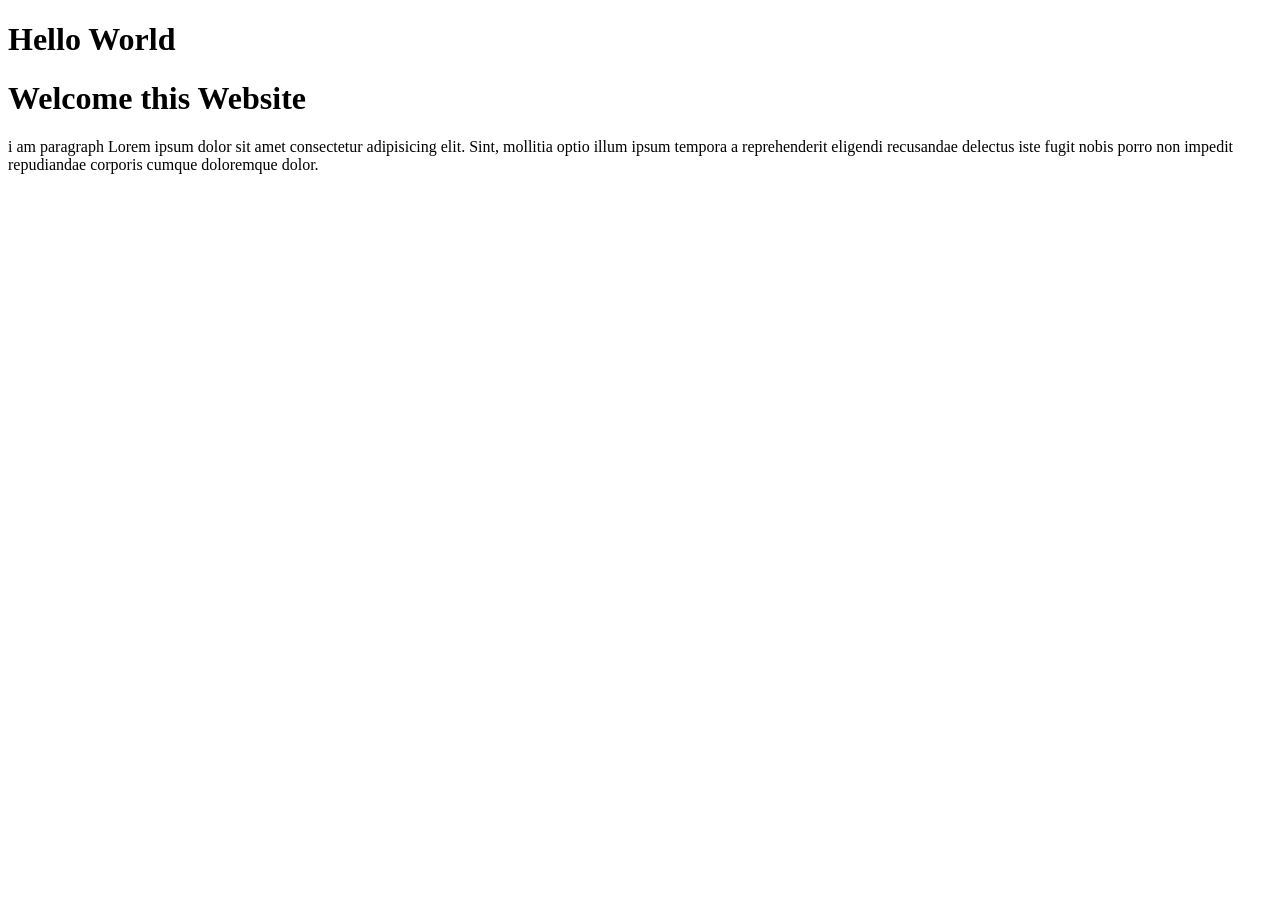
<file: Development Projects/index.html>
<!DOCTYPE html>
<html lang="en">

<head>
    <meta charset="UTF-8">
    <meta name="viewport" content="width=device-width, initial-scale=1.0">
    <title>Project#1</title>
</head>

<body>
<h1>Hello World</h1>
<h1>Welcome this Website</h1>
<p>i am paragraph Lorem ipsum dolor sit amet consectetur adipisicing elit. Sint, mollitia optio illum ipsum tempora a reprehenderit eligendi recusandae delectus iste fugit nobis porro non impedit repudiandae corporis cumque doloremque dolor.</p>

</body>

</html>
</file>
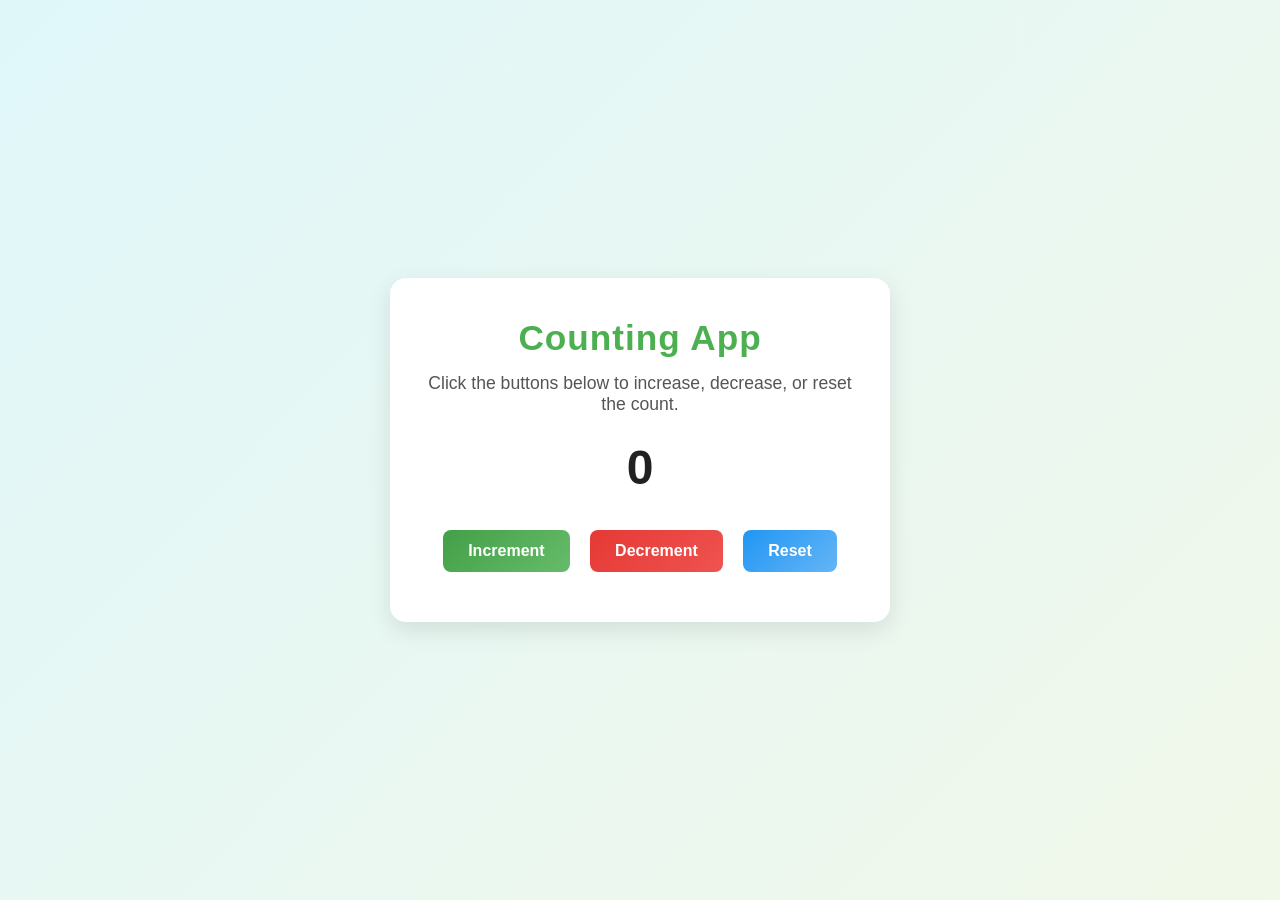
<file: Development Projects/CountingApp/index.html>
<!DOCTYPE html>
<html lang="en">

<head>
  <meta charset="UTF-8">
  <meta name="viewport" content="width=device-width, initial-scale=1.0">
  <title>Counting App</title>
  <link rel="stylesheet" href="style.css">
</head>

<body>
  <div class="container">
    <h1>Counting App</h1>
    <p>Click the buttons below to increase, decrease, or reset the count.</p>

    <div class="count">0</div>

    <div class="btn-group">
      <button class="btn increment" id="increase">Increment</button>
      <button class="btn decrement" id="decrease">Decrement</button>
      <button class="btn reset" id="reset">Reset</button>
    </div>
  </div>

  <script src="script.js"></script>
</body>

</html>
</file>
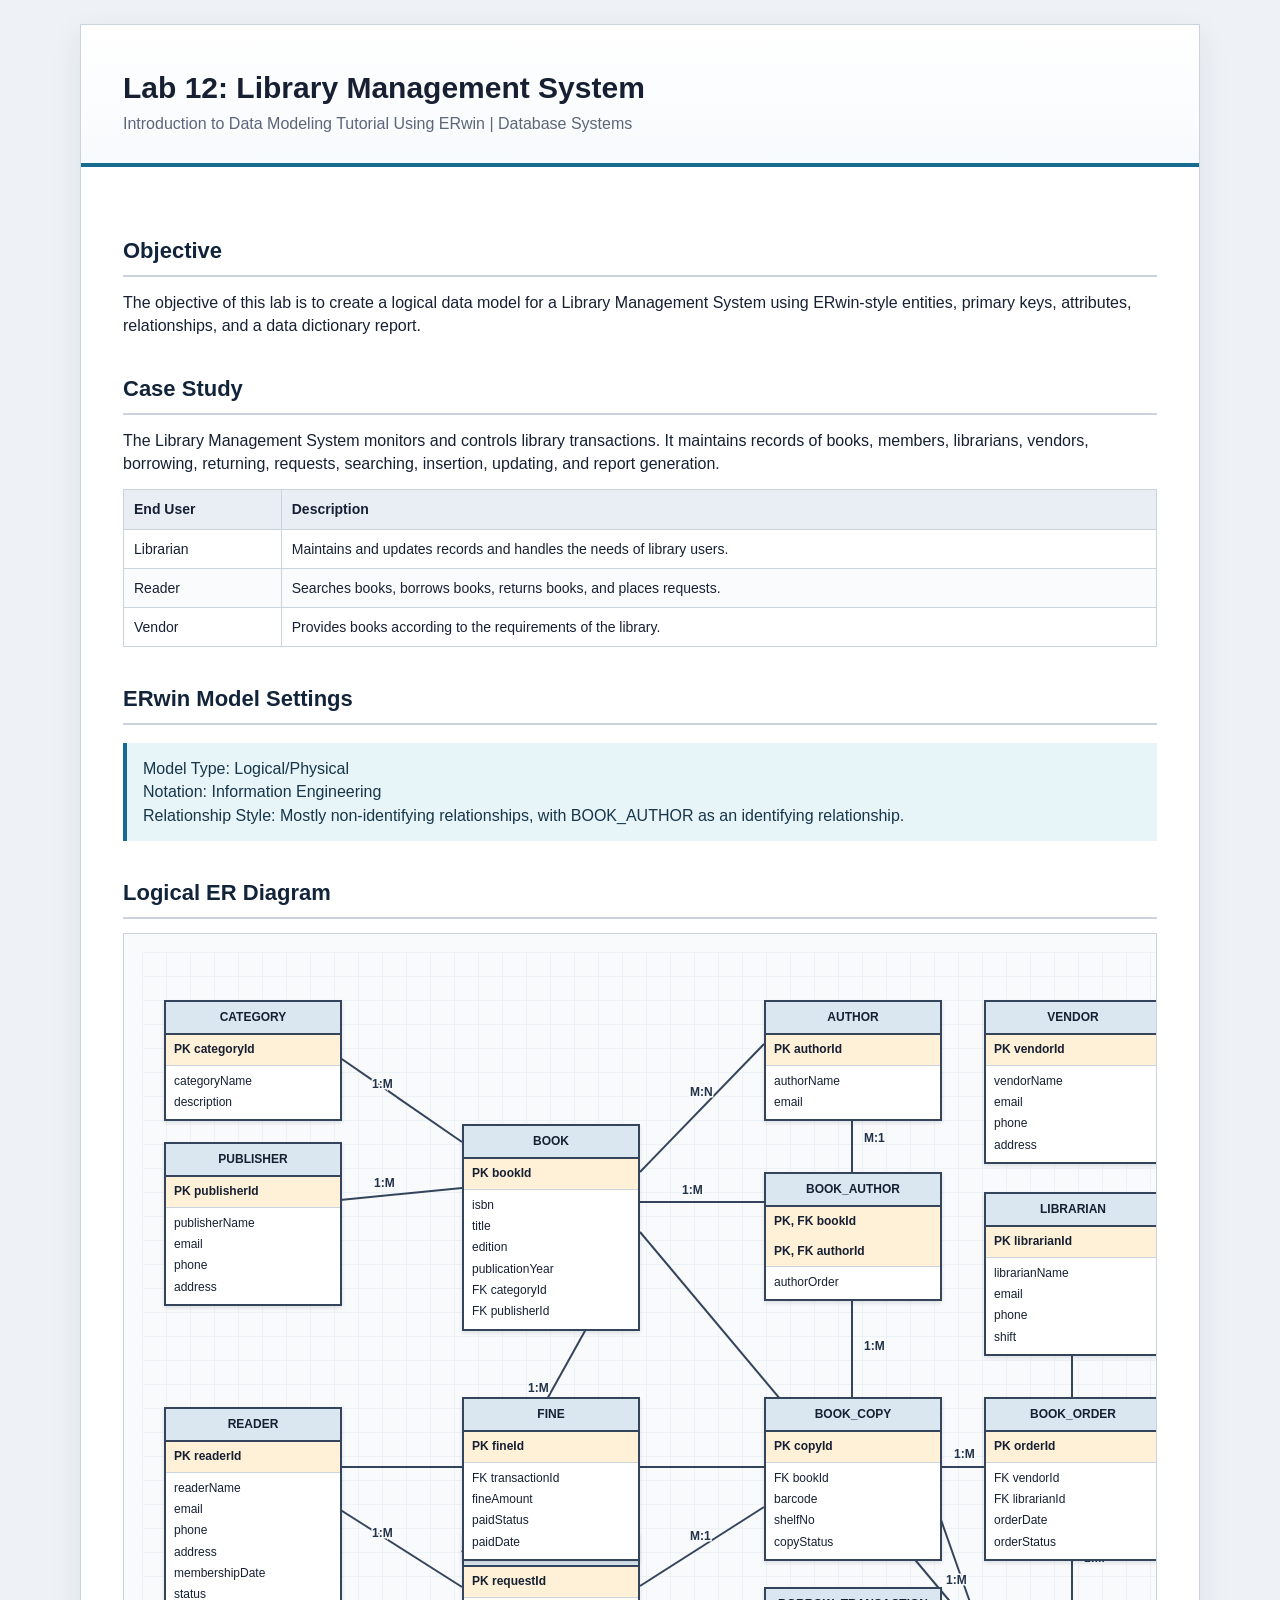
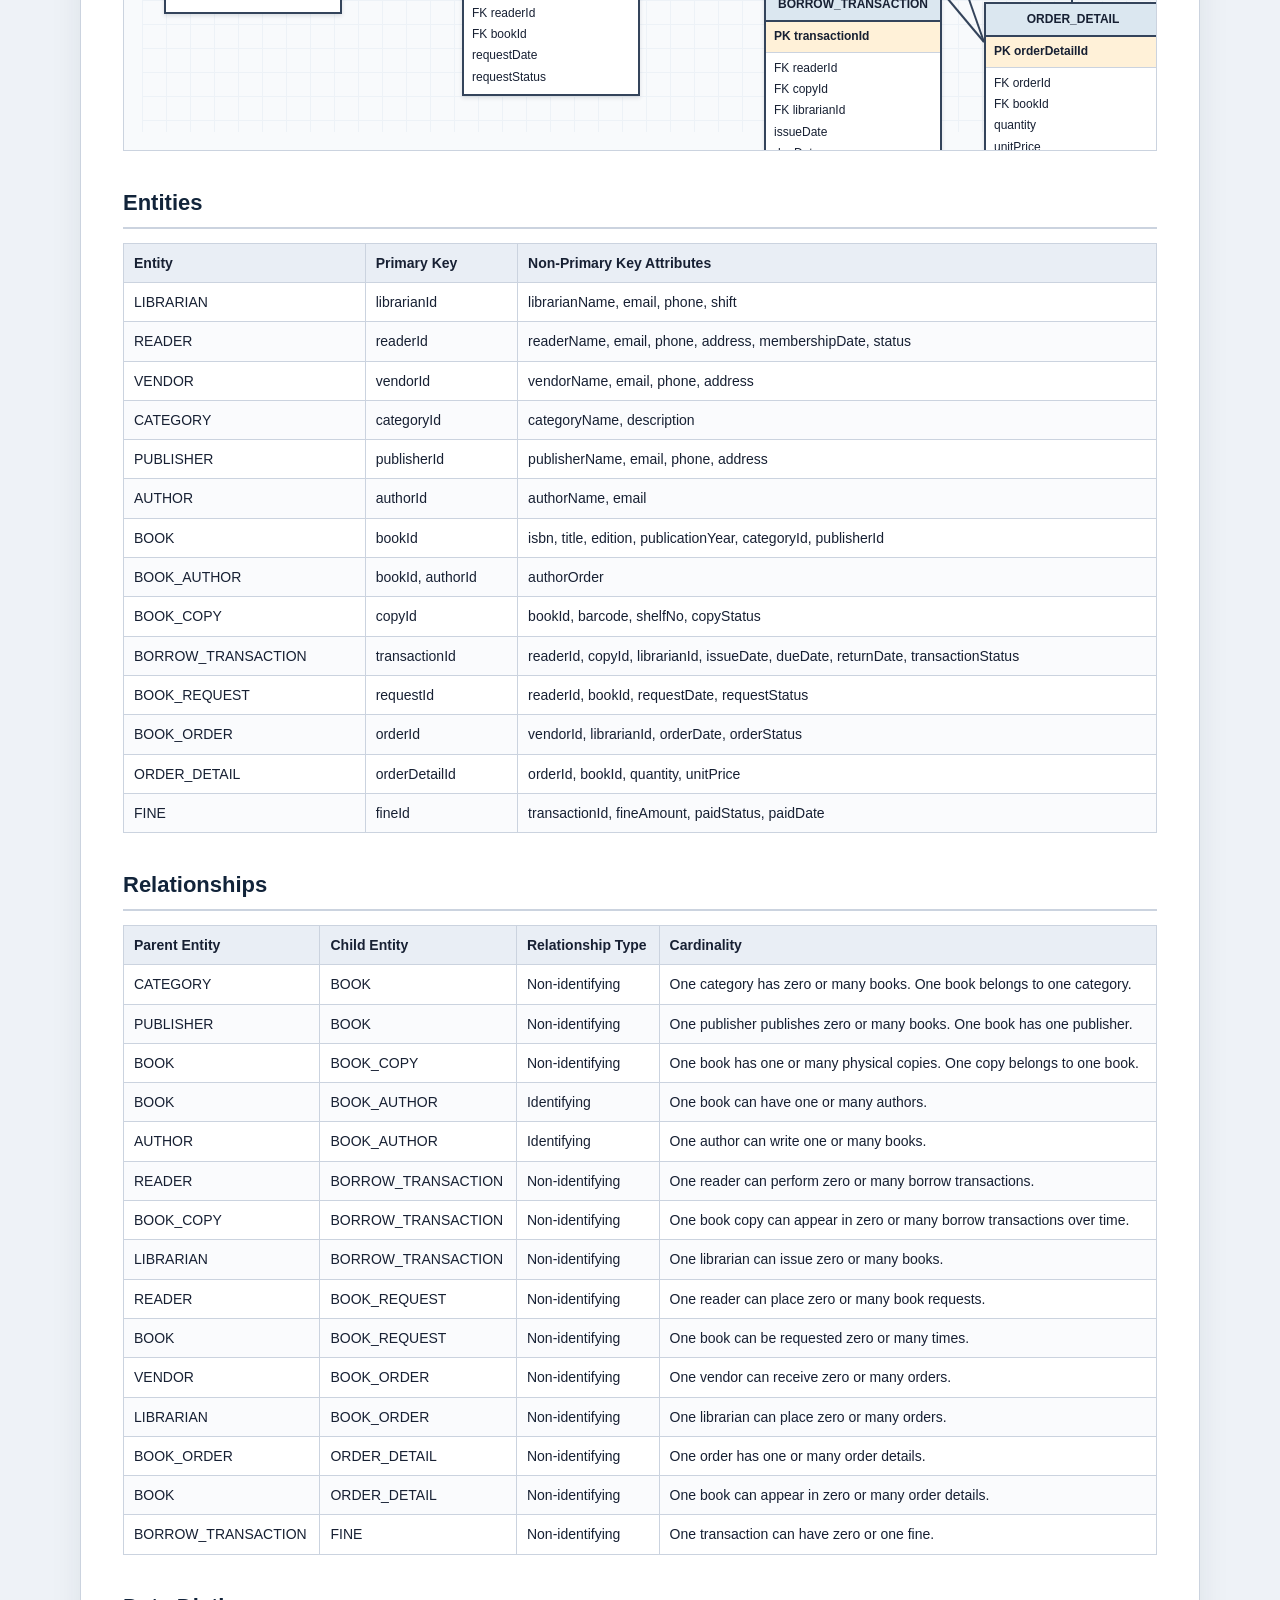
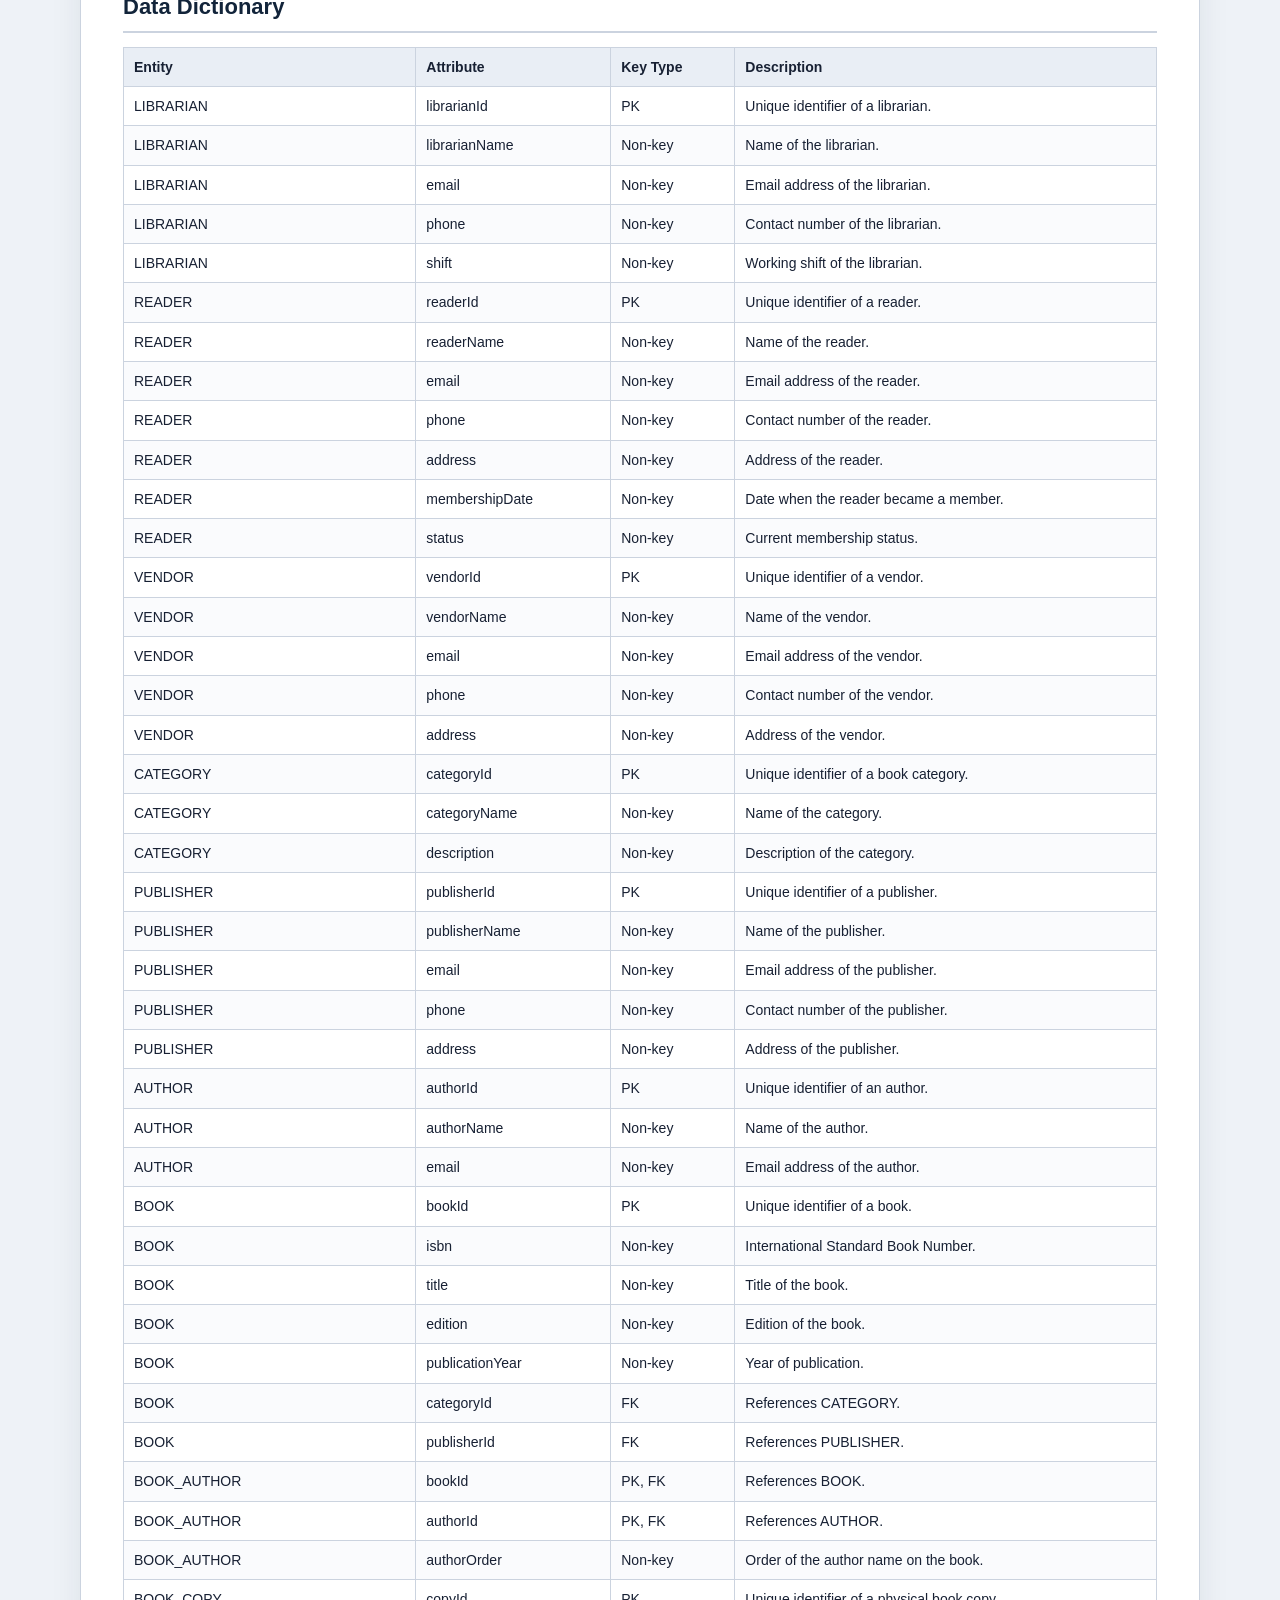
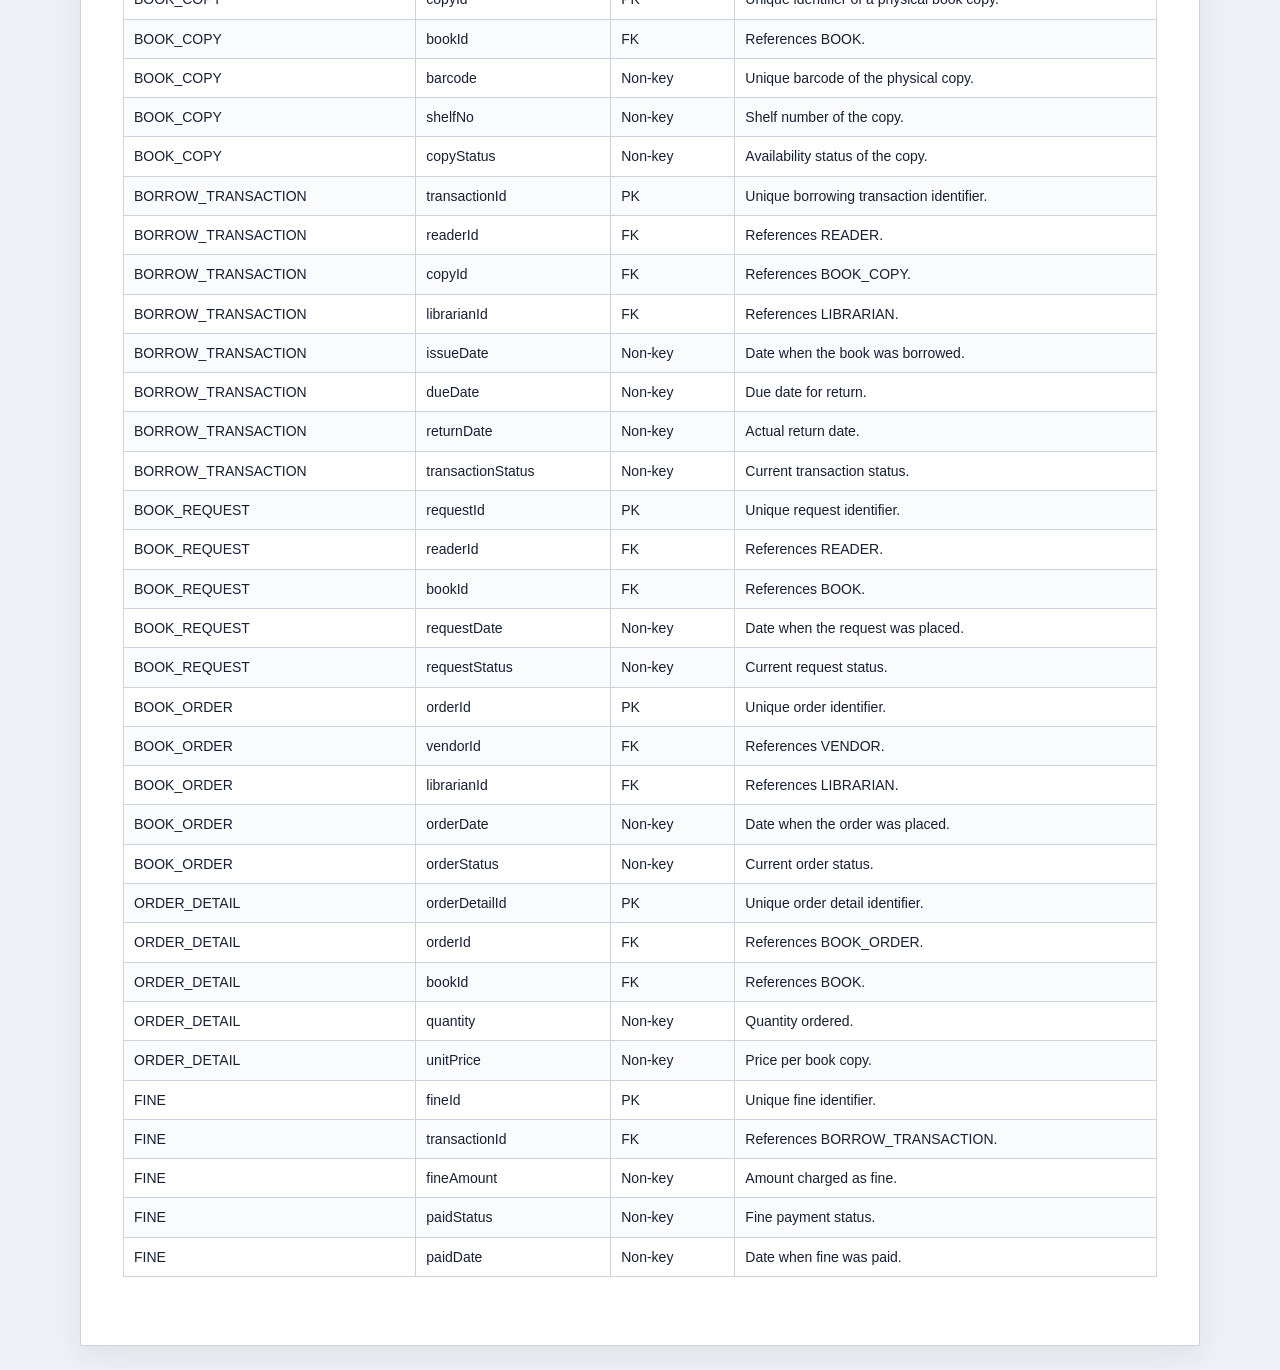
<file: Database Queries/Lab Manual 12.html>
﻿<!DOCTYPE html>
<html lang="en">
<head>
  <meta charset="UTF-8">
  <meta name="viewport" content="width=device-width, initial-scale=1.0">
  <title>Lab 12 Solution - Library Management System</title>
  <style>
    :root {
      --ink: #172033;
      --muted: #5c667a;
      --line: #cbd3df;
      --soft: #f4f7fb;
      --panel: #ffffff;
      --accent: #166c8f;
      --accent-soft: #e7f4f8;
      --key: #fff1d8;
    }

    * {
      box-sizing: border-box;
    }

    body {
      margin: 0;
      color: var(--ink);
      background: #eef2f7;
      font-family: Arial, Helvetica, sans-serif;
      line-height: 1.45;
    }

    .page {
      width: min(1120px, calc(100% - 32px));
      margin: 24px auto;
      background: var(--panel);
      border: 1px solid var(--line);
      box-shadow: 0 10px 30px rgba(23, 32, 51, 0.08);
    }

    header {
      padding: 34px 42px 28px;
      border-bottom: 4px solid var(--accent);
      background: linear-gradient(180deg, #ffffff 0%, #f7fafc 100%);
    }

    h1 {
      margin: 12px 0 6px;
      font-size: 30px;
      line-height: 1.15;
    }

    .subtitle {
      margin: 0;
      color: var(--muted);
      font-size: 16px;
    }

    main {
      padding: 32px 42px 46px;
    }

    h2 {
      margin: 36px 0 14px;
      padding-bottom: 8px;
      border-bottom: 2px solid var(--line);
      font-size: 22px;
      color: #12243a;
    }

    h3 {
      margin: 24px 0 10px;
      font-size: 17px;
      color: var(--accent);
    }

    p {
      margin: 0 0 14px;
    }

    .note {
      padding: 14px 16px;
      margin: 18px 0;
      border-left: 4px solid var(--accent);
      background: var(--accent-soft);
      color: #17364a;
    }

    table {
      width: 100%;
      border-collapse: collapse;
      margin: 10px 0 22px;
      font-size: 14px;
    }

    th,
    td {
      border: 1px solid var(--line);
      padding: 9px 10px;
      vertical-align: top;
      text-align: left;
    }

    th {
      background: #e9eef5;
      font-weight: 700;
    }

    tr:nth-child(even) td {
      background: #fafbfd;
    }

    .diagram-wrap {
      overflow-x: auto;
      padding: 18px;
      border: 1px solid var(--line);
      background: #f8fafc;
    }

    .diagram {
      position: relative;
      min-width: 1020px;
      height: 780px;
      background:
        linear-gradient(#edf2f7 1px, transparent 1px),
        linear-gradient(90deg, #edf2f7 1px, transparent 1px);
      background-size: 24px 24px;
    }

    .entity {
      position: absolute;
      width: 178px;
      background: #ffffff;
      border: 2px solid #34445b;
      box-shadow: 0 2px 4px rgba(23, 32, 51, 0.12);
      font-size: 12px;
    }

    .entity .name {
      padding: 7px 8px;
      background: #dbe7f0;
      border-bottom: 2px solid #34445b;
      font-weight: 700;
      text-align: center;
    }

    .entity ul {
      list-style: none;
      margin: 0;
      padding: 6px 8px;
    }

    .entity li {
      padding: 2px 0;
      white-space: nowrap;
    }

    .entity .pk {
      background: var(--key);
      margin: -6px -8px 5px;
      padding: 6px 8px;
      border-bottom: 1px solid var(--line);
      font-weight: 700;
    }

    svg.links {
      position: absolute;
      inset: 0;
      width: 100%;
      height: 100%;
      pointer-events: none;
    }

    .links line,
    .links path {
      stroke: #34445b;
      stroke-width: 2;
      fill: none;
    }

    .links text {
      fill: #233248;
      font-size: 12px;
      font-weight: 700;
      paint-order: stroke;
      stroke: #f8fafc;
      stroke-width: 3px;
    }

    .small-list {
      margin: 0 0 20px 20px;
      padding: 0;
    }

    .small-list li {
      margin: 5px 0;
    }

    .footer {
      margin-top: 34px;
      padding-top: 16px;
      border-top: 1px solid var(--line);
      color: var(--muted);
      font-size: 13px;
    }

    @media print {
      body {
        background: #ffffff;
      }

      .page {
        width: 100%;
        margin: 0;
        border: 0;
        box-shadow: none;
      }

      .diagram-wrap {
        overflow: visible;
      }

      h2 {
        break-after: avoid;
      }

      table,
      .entity {
        break-inside: avoid;
      }
    }
  </style>
</head>
<body>
  <div class="page">
    <header>
      <h1>Lab 12: Library Management System</h1>
      <p class="subtitle">Introduction to Data Modeling Tutorial Using ERwin | Database Systems</p>
    </header>

    <main>
      <h2>Objective</h2>
      <p>
        The objective of this lab is to create a logical data model for a Library Management System using ERwin-style
        entities, primary keys, attributes, relationships, and a data dictionary report.
      </p>

      <h2>Case Study</h2>
      <p>
        The Library Management System monitors and controls library transactions. It maintains records of books,
        members, librarians, vendors, borrowing, returning, requests, searching, insertion, updating, and report
        generation.
      </p>

      <table>
        <thead>
          <tr>
            <th>End User</th>
            <th>Description</th>
          </tr>
        </thead>
        <tbody>
          <tr>
            <td>Librarian</td>
            <td>Maintains and updates records and handles the needs of library users.</td>
          </tr>
          <tr>
            <td>Reader</td>
            <td>Searches books, borrows books, returns books, and places requests.</td>
          </tr>
          <tr>
            <td>Vendor</td>
            <td>Provides books according to the requirements of the library.</td>
          </tr>
        </tbody>
      </table>

      <h2>ERwin Model Settings</h2>
      <div class="note">
        Model Type: Logical/Physical<br>
        Notation: Information Engineering<br>
        Relationship Style: Mostly non-identifying relationships, with BOOK_AUTHOR as an identifying relationship.
      </div>

      <h2>Logical ER Diagram</h2>
      <div class="diagram-wrap">
        <div class="diagram">
          <svg class="links" viewBox="0 0 1020 780" preserveAspectRatio="none">
            <line x1="178" y1="92" x2="320" y2="190"></line>
            <text x="230" y="136">1:M</text>
            <line x1="178" y1="250" x2="320" y2="236"></line>
            <text x="232" y="235">1:M</text>
            <line x1="498" y1="220" x2="622" y2="92"></line>
            <text x="548" y="144">M:N</text>
            <line x1="498" y1="250" x2="622" y2="250"></line>
            <text x="540" y="242">1:M</text>
            <line x1="710" y1="148" x2="710" y2="220"></line>
            <text x="722" y="190">M:1</text>
            <line x1="710" y1="345" x2="710" y2="445"></line>
            <text x="722" y="398">1:M</text>
            <line x1="178" y1="515" x2="622" y2="515"></line>
            <text x="384" y="506">1:M</text>
            <line x1="498" y1="280" x2="320" y2="600"></line>
            <text x="386" y="440">1:M</text>
            <line x1="178" y1="545" x2="320" y2="635"></line>
            <text x="230" y="585">1:M</text>
            <line x1="498" y1="634" x2="622" y2="555"></line>
            <text x="548" y="588">M:1</text>
            <line x1="798" y1="515" x2="842" y2="515"></line>
            <text x="812" y="506">1:M</text>
            <line x1="930" y1="445" x2="930" y2="330"></line>
            <text x="942" y="392">M:1</text>
            <line x1="930" y1="565" x2="930" y2="650"></line>
            <text x="942" y="610">1:M</text>
            <line x1="842" y1="690" x2="498" y2="280"></line>
            <text x="654" y="510">M:1</text>
            <line x1="798" y1="565" x2="842" y2="690"></line>
            <text x="804" y="632">1:M</text>
          </svg>

          <div class="entity" style="left: 22px; top: 48px;">
            <div class="name">CATEGORY</div>
            <ul>
              <li class="pk">PK categoryId</li>
              <li>categoryName</li>
              <li>description</li>
            </ul>
          </div>

          <div class="entity" style="left: 22px; top: 190px;">
            <div class="name">PUBLISHER</div>
            <ul>
              <li class="pk">PK publisherId</li>
              <li>publisherName</li>
              <li>email</li>
              <li>phone</li>
              <li>address</li>
            </ul>
          </div>

          <div class="entity" style="left: 320px; top: 172px;">
            <div class="name">BOOK</div>
            <ul>
              <li class="pk">PK bookId</li>
              <li>isbn</li>
              <li>title</li>
              <li>edition</li>
              <li>publicationYear</li>
              <li>FK categoryId</li>
              <li>FK publisherId</li>
            </ul>
          </div>

          <div class="entity" style="left: 622px; top: 48px;">
            <div class="name">AUTHOR</div>
            <ul>
              <li class="pk">PK authorId</li>
              <li>authorName</li>
              <li>email</li>
            </ul>
          </div>

          <div class="entity" style="left: 622px; top: 220px;">
            <div class="name">BOOK_AUTHOR</div>
            <ul>
              <li class="pk">PK, FK bookId</li>
              <li class="pk">PK, FK authorId</li>
              <li>authorOrder</li>
            </ul>
          </div>

          <div class="entity" style="left: 622px; top: 445px;">
            <div class="name">BOOK_COPY</div>
            <ul>
              <li class="pk">PK copyId</li>
              <li>FK bookId</li>
              <li>barcode</li>
              <li>shelfNo</li>
              <li>copyStatus</li>
            </ul>
          </div>

          <div class="entity" style="left: 22px; top: 455px;">
            <div class="name">READER</div>
            <ul>
              <li class="pk">PK readerId</li>
              <li>readerName</li>
              <li>email</li>
              <li>phone</li>
              <li>address</li>
              <li>membershipDate</li>
              <li>status</li>
            </ul>
          </div>

          <div class="entity" style="left: 320px; top: 580px;">
            <div class="name">BOOK_REQUEST</div>
            <ul>
              <li class="pk">PK requestId</li>
              <li>FK readerId</li>
              <li>FK bookId</li>
              <li>requestDate</li>
              <li>requestStatus</li>
            </ul>
          </div>

          <div class="entity" style="left: 842px; top: 240px;">
            <div class="name">LIBRARIAN</div>
            <ul>
              <li class="pk">PK librarianId</li>
              <li>librarianName</li>
              <li>email</li>
              <li>phone</li>
              <li>shift</li>
            </ul>
          </div>

          <div class="entity" style="left: 842px; top: 445px;">
            <div class="name">BOOK_ORDER</div>
            <ul>
              <li class="pk">PK orderId</li>
              <li>FK vendorId</li>
              <li>FK librarianId</li>
              <li>orderDate</li>
              <li>orderStatus</li>
            </ul>
          </div>

          <div class="entity" style="left: 842px; top: 650px;">
            <div class="name">ORDER_DETAIL</div>
            <ul>
              <li class="pk">PK orderDetailId</li>
              <li>FK orderId</li>
              <li>FK bookId</li>
              <li>quantity</li>
              <li>unitPrice</li>
            </ul>
          </div>

          <div class="entity" style="left: 842px; top: 48px;">
            <div class="name">VENDOR</div>
            <ul>
              <li class="pk">PK vendorId</li>
              <li>vendorName</li>
              <li>email</li>
              <li>phone</li>
              <li>address</li>
            </ul>
          </div>

          <div class="entity" style="left: 622px; top: 635px;">
            <div class="name">BORROW_TRANSACTION</div>
            <ul>
              <li class="pk">PK transactionId</li>
              <li>FK readerId</li>
              <li>FK copyId</li>
              <li>FK librarianId</li>
              <li>issueDate</li>
              <li>dueDate</li>
              <li>returnDate</li>
              <li>transactionStatus</li>
            </ul>
          </div>

          <div class="entity" style="left: 320px; top: 445px;">
            <div class="name">FINE</div>
            <ul>
              <li class="pk">PK fineId</li>
              <li>FK transactionId</li>
              <li>fineAmount</li>
              <li>paidStatus</li>
              <li>paidDate</li>
            </ul>
          </div>
        </div>
      </div>

      <h2>Entities</h2>
      <table>
        <thead>
          <tr>
            <th>Entity</th>
            <th>Primary Key</th>
            <th>Non-Primary Key Attributes</th>
          </tr>
        </thead>
        <tbody>
          <tr><td>LIBRARIAN</td><td>librarianId</td><td>librarianName, email, phone, shift</td></tr>
          <tr><td>READER</td><td>readerId</td><td>readerName, email, phone, address, membershipDate, status</td></tr>
          <tr><td>VENDOR</td><td>vendorId</td><td>vendorName, email, phone, address</td></tr>
          <tr><td>CATEGORY</td><td>categoryId</td><td>categoryName, description</td></tr>
          <tr><td>PUBLISHER</td><td>publisherId</td><td>publisherName, email, phone, address</td></tr>
          <tr><td>AUTHOR</td><td>authorId</td><td>authorName, email</td></tr>
          <tr><td>BOOK</td><td>bookId</td><td>isbn, title, edition, publicationYear, categoryId, publisherId</td></tr>
          <tr><td>BOOK_AUTHOR</td><td>bookId, authorId</td><td>authorOrder</td></tr>
          <tr><td>BOOK_COPY</td><td>copyId</td><td>bookId, barcode, shelfNo, copyStatus</td></tr>
          <tr><td>BORROW_TRANSACTION</td><td>transactionId</td><td>readerId, copyId, librarianId, issueDate, dueDate, returnDate, transactionStatus</td></tr>
          <tr><td>BOOK_REQUEST</td><td>requestId</td><td>readerId, bookId, requestDate, requestStatus</td></tr>
          <tr><td>BOOK_ORDER</td><td>orderId</td><td>vendorId, librarianId, orderDate, orderStatus</td></tr>
          <tr><td>ORDER_DETAIL</td><td>orderDetailId</td><td>orderId, bookId, quantity, unitPrice</td></tr>
          <tr><td>FINE</td><td>fineId</td><td>transactionId, fineAmount, paidStatus, paidDate</td></tr>
        </tbody>
      </table>

      <h2>Relationships</h2>
      <table>
        <thead>
          <tr>
            <th>Parent Entity</th>
            <th>Child Entity</th>
            <th>Relationship Type</th>
            <th>Cardinality</th>
          </tr>
        </thead>
        <tbody>
          <tr><td>CATEGORY</td><td>BOOK</td><td>Non-identifying</td><td>One category has zero or many books. One book belongs to one category.</td></tr>
          <tr><td>PUBLISHER</td><td>BOOK</td><td>Non-identifying</td><td>One publisher publishes zero or many books. One book has one publisher.</td></tr>
          <tr><td>BOOK</td><td>BOOK_COPY</td><td>Non-identifying</td><td>One book has one or many physical copies. One copy belongs to one book.</td></tr>
          <tr><td>BOOK</td><td>BOOK_AUTHOR</td><td>Identifying</td><td>One book can have one or many authors.</td></tr>
          <tr><td>AUTHOR</td><td>BOOK_AUTHOR</td><td>Identifying</td><td>One author can write one or many books.</td></tr>
          <tr><td>READER</td><td>BORROW_TRANSACTION</td><td>Non-identifying</td><td>One reader can perform zero or many borrow transactions.</td></tr>
          <tr><td>BOOK_COPY</td><td>BORROW_TRANSACTION</td><td>Non-identifying</td><td>One book copy can appear in zero or many borrow transactions over time.</td></tr>
          <tr><td>LIBRARIAN</td><td>BORROW_TRANSACTION</td><td>Non-identifying</td><td>One librarian can issue zero or many books.</td></tr>
          <tr><td>READER</td><td>BOOK_REQUEST</td><td>Non-identifying</td><td>One reader can place zero or many book requests.</td></tr>
          <tr><td>BOOK</td><td>BOOK_REQUEST</td><td>Non-identifying</td><td>One book can be requested zero or many times.</td></tr>
          <tr><td>VENDOR</td><td>BOOK_ORDER</td><td>Non-identifying</td><td>One vendor can receive zero or many orders.</td></tr>
          <tr><td>LIBRARIAN</td><td>BOOK_ORDER</td><td>Non-identifying</td><td>One librarian can place zero or many orders.</td></tr>
          <tr><td>BOOK_ORDER</td><td>ORDER_DETAIL</td><td>Non-identifying</td><td>One order has one or many order details.</td></tr>
          <tr><td>BOOK</td><td>ORDER_DETAIL</td><td>Non-identifying</td><td>One book can appear in zero or many order details.</td></tr>
          <tr><td>BORROW_TRANSACTION</td><td>FINE</td><td>Non-identifying</td><td>One transaction can have zero or one fine.</td></tr>
        </tbody>
      </table>

      <h2>Data Dictionary</h2>
      <table>
        <thead>
          <tr>
            <th>Entity</th>
            <th>Attribute</th>
            <th>Key Type</th>
            <th>Description</th>
          </tr>
        </thead>
        <tbody>
          <tr><td>LIBRARIAN</td><td>librarianId</td><td>PK</td><td>Unique identifier of a librarian.</td></tr>
          <tr><td>LIBRARIAN</td><td>librarianName</td><td>Non-key</td><td>Name of the librarian.</td></tr>
          <tr><td>LIBRARIAN</td><td>email</td><td>Non-key</td><td>Email address of the librarian.</td></tr>
          <tr><td>LIBRARIAN</td><td>phone</td><td>Non-key</td><td>Contact number of the librarian.</td></tr>
          <tr><td>LIBRARIAN</td><td>shift</td><td>Non-key</td><td>Working shift of the librarian.</td></tr>
          <tr><td>READER</td><td>readerId</td><td>PK</td><td>Unique identifier of a reader.</td></tr>
          <tr><td>READER</td><td>readerName</td><td>Non-key</td><td>Name of the reader.</td></tr>
          <tr><td>READER</td><td>email</td><td>Non-key</td><td>Email address of the reader.</td></tr>
          <tr><td>READER</td><td>phone</td><td>Non-key</td><td>Contact number of the reader.</td></tr>
          <tr><td>READER</td><td>address</td><td>Non-key</td><td>Address of the reader.</td></tr>
          <tr><td>READER</td><td>membershipDate</td><td>Non-key</td><td>Date when the reader became a member.</td></tr>
          <tr><td>READER</td><td>status</td><td>Non-key</td><td>Current membership status.</td></tr>
          <tr><td>VENDOR</td><td>vendorId</td><td>PK</td><td>Unique identifier of a vendor.</td></tr>
          <tr><td>VENDOR</td><td>vendorName</td><td>Non-key</td><td>Name of the vendor.</td></tr>
          <tr><td>VENDOR</td><td>email</td><td>Non-key</td><td>Email address of the vendor.</td></tr>
          <tr><td>VENDOR</td><td>phone</td><td>Non-key</td><td>Contact number of the vendor.</td></tr>
          <tr><td>VENDOR</td><td>address</td><td>Non-key</td><td>Address of the vendor.</td></tr>
          <tr><td>CATEGORY</td><td>categoryId</td><td>PK</td><td>Unique identifier of a book category.</td></tr>
          <tr><td>CATEGORY</td><td>categoryName</td><td>Non-key</td><td>Name of the category.</td></tr>
          <tr><td>CATEGORY</td><td>description</td><td>Non-key</td><td>Description of the category.</td></tr>
          <tr><td>PUBLISHER</td><td>publisherId</td><td>PK</td><td>Unique identifier of a publisher.</td></tr>
          <tr><td>PUBLISHER</td><td>publisherName</td><td>Non-key</td><td>Name of the publisher.</td></tr>
          <tr><td>PUBLISHER</td><td>email</td><td>Non-key</td><td>Email address of the publisher.</td></tr>
          <tr><td>PUBLISHER</td><td>phone</td><td>Non-key</td><td>Contact number of the publisher.</td></tr>
          <tr><td>PUBLISHER</td><td>address</td><td>Non-key</td><td>Address of the publisher.</td></tr>
          <tr><td>AUTHOR</td><td>authorId</td><td>PK</td><td>Unique identifier of an author.</td></tr>
          <tr><td>AUTHOR</td><td>authorName</td><td>Non-key</td><td>Name of the author.</td></tr>
          <tr><td>AUTHOR</td><td>email</td><td>Non-key</td><td>Email address of the author.</td></tr>
          <tr><td>BOOK</td><td>bookId</td><td>PK</td><td>Unique identifier of a book.</td></tr>
          <tr><td>BOOK</td><td>isbn</td><td>Non-key</td><td>International Standard Book Number.</td></tr>
          <tr><td>BOOK</td><td>title</td><td>Non-key</td><td>Title of the book.</td></tr>
          <tr><td>BOOK</td><td>edition</td><td>Non-key</td><td>Edition of the book.</td></tr>
          <tr><td>BOOK</td><td>publicationYear</td><td>Non-key</td><td>Year of publication.</td></tr>
          <tr><td>BOOK</td><td>categoryId</td><td>FK</td><td>References CATEGORY.</td></tr>
          <tr><td>BOOK</td><td>publisherId</td><td>FK</td><td>References PUBLISHER.</td></tr>
          <tr><td>BOOK_AUTHOR</td><td>bookId</td><td>PK, FK</td><td>References BOOK.</td></tr>
          <tr><td>BOOK_AUTHOR</td><td>authorId</td><td>PK, FK</td><td>References AUTHOR.</td></tr>
          <tr><td>BOOK_AUTHOR</td><td>authorOrder</td><td>Non-key</td><td>Order of the author name on the book.</td></tr>
          <tr><td>BOOK_COPY</td><td>copyId</td><td>PK</td><td>Unique identifier of a physical book copy.</td></tr>
          <tr><td>BOOK_COPY</td><td>bookId</td><td>FK</td><td>References BOOK.</td></tr>
          <tr><td>BOOK_COPY</td><td>barcode</td><td>Non-key</td><td>Unique barcode of the physical copy.</td></tr>
          <tr><td>BOOK_COPY</td><td>shelfNo</td><td>Non-key</td><td>Shelf number of the copy.</td></tr>
          <tr><td>BOOK_COPY</td><td>copyStatus</td><td>Non-key</td><td>Availability status of the copy.</td></tr>
          <tr><td>BORROW_TRANSACTION</td><td>transactionId</td><td>PK</td><td>Unique borrowing transaction identifier.</td></tr>
          <tr><td>BORROW_TRANSACTION</td><td>readerId</td><td>FK</td><td>References READER.</td></tr>
          <tr><td>BORROW_TRANSACTION</td><td>copyId</td><td>FK</td><td>References BOOK_COPY.</td></tr>
          <tr><td>BORROW_TRANSACTION</td><td>librarianId</td><td>FK</td><td>References LIBRARIAN.</td></tr>
          <tr><td>BORROW_TRANSACTION</td><td>issueDate</td><td>Non-key</td><td>Date when the book was borrowed.</td></tr>
          <tr><td>BORROW_TRANSACTION</td><td>dueDate</td><td>Non-key</td><td>Due date for return.</td></tr>
          <tr><td>BORROW_TRANSACTION</td><td>returnDate</td><td>Non-key</td><td>Actual return date.</td></tr>
          <tr><td>BORROW_TRANSACTION</td><td>transactionStatus</td><td>Non-key</td><td>Current transaction status.</td></tr>
          <tr><td>BOOK_REQUEST</td><td>requestId</td><td>PK</td><td>Unique request identifier.</td></tr>
          <tr><td>BOOK_REQUEST</td><td>readerId</td><td>FK</td><td>References READER.</td></tr>
          <tr><td>BOOK_REQUEST</td><td>bookId</td><td>FK</td><td>References BOOK.</td></tr>
          <tr><td>BOOK_REQUEST</td><td>requestDate</td><td>Non-key</td><td>Date when the request was placed.</td></tr>
          <tr><td>BOOK_REQUEST</td><td>requestStatus</td><td>Non-key</td><td>Current request status.</td></tr>
          <tr><td>BOOK_ORDER</td><td>orderId</td><td>PK</td><td>Unique order identifier.</td></tr>
          <tr><td>BOOK_ORDER</td><td>vendorId</td><td>FK</td><td>References VENDOR.</td></tr>
          <tr><td>BOOK_ORDER</td><td>librarianId</td><td>FK</td><td>References LIBRARIAN.</td></tr>
          <tr><td>BOOK_ORDER</td><td>orderDate</td><td>Non-key</td><td>Date when the order was placed.</td></tr>
          <tr><td>BOOK_ORDER</td><td>orderStatus</td><td>Non-key</td><td>Current order status.</td></tr>
          <tr><td>ORDER_DETAIL</td><td>orderDetailId</td><td>PK</td><td>Unique order detail identifier.</td></tr>
          <tr><td>ORDER_DETAIL</td><td>orderId</td><td>FK</td><td>References BOOK_ORDER.</td></tr>
          <tr><td>ORDER_DETAIL</td><td>bookId</td><td>FK</td><td>References BOOK.</td></tr>
          <tr><td>ORDER_DETAIL</td><td>quantity</td><td>Non-key</td><td>Quantity ordered.</td></tr>
          <tr><td>ORDER_DETAIL</td><td>unitPrice</td><td>Non-key</td><td>Price per book copy.</td></tr>
          <tr><td>FINE</td><td>fineId</td><td>PK</td><td>Unique fine identifier.</td></tr>
          <tr><td>FINE</td><td>transactionId</td><td>FK</td><td>References BORROW_TRANSACTION.</td></tr>
          <tr><td>FINE</td><td>fineAmount</td><td>Non-key</td><td>Amount charged as fine.</td></tr>
          <tr><td>FINE</td><td>paidStatus</td><td>Non-key</td><td>Fine payment status.</td></tr>
          <tr><td>FINE</td><td>paidDate</td><td>Non-key</td><td>Date when fine was paid.</td></tr>
        </tbody>
      </table>

      
    </main>
  </div>
</body>
</html>
</file>
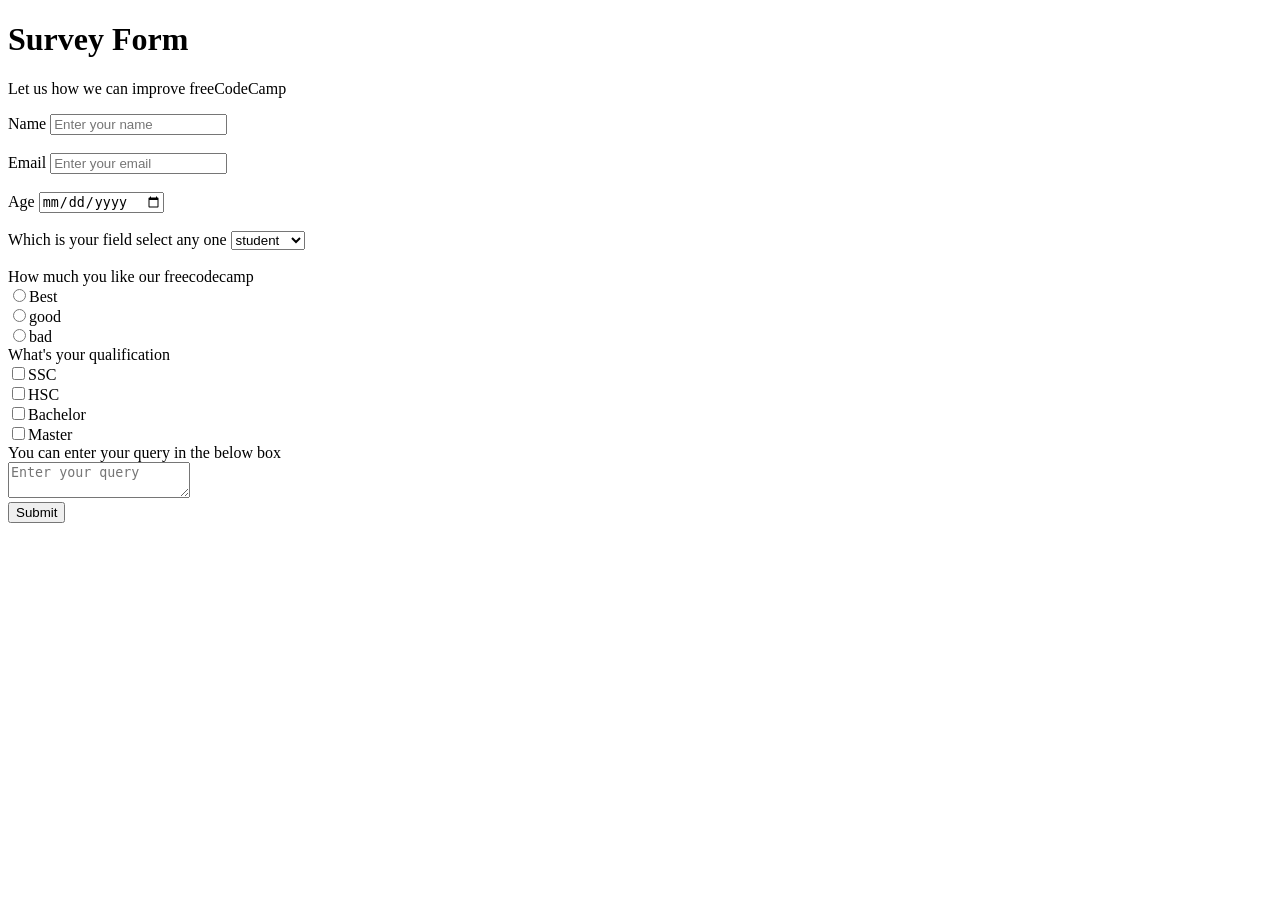
<file: Development Projects/form.html>
<!DOCTYPE html>
<html lang="en">

<head>
    <meta charset="UTF-8">
    <meta name="viewport" content="width=device-width, initial-scale=1.0">
    <title>Survey form</title>
</head>

<body>
    <Header>
        <h1>Survey Form</h1>
    </Header>
    <main>
        <form action="action.php">
            <p>Let us how we can improve freeCodeCamp</p>
            <label for="name">Name
                <input type="text" id="name" name="name" placeholder="Enter your name" required>

            </label><br><br>
            <label for="email">
                Email
                <input type="email" id="email" name="email" placeholder="Enter your email" required>
            </label><br><br>
            <label for="age">Age
                <input type="date" id="age" name="age" placeholder="Enter your age">
            </label><br><br>

            <label for="field">Which is your field select any one</label>
            <select name="field" id="field">
                <option value="student">student</option>
                <option value="teacher">teacher</option>
                <option value="engineer">engineer</option>
                <option value="doctor">engineer</option>
                <option value="other">other</option>
            </select><br><br>
            How much you like our freecodecamp
            <br>
            <label for="best">
                <input type="radio" name="choice" id="best" value="best">Best
            </label><br>
            <label for="good">
                <input type="radio" name="choice" id="good" value="good">good
            </label><br>
            <label for="bad">
                <input type="radio" name="choice" id="bad" value="bad">bad
            </label>
            <br>
            What's your qualification
            <br><label for="op1">
                <input type="checkbox" name="qualification" id="op1" value="ssc">SSC
            </label><br>
            <label for="op2">
                <input type="checkbox" name="qualification" id="op2" value="hsc">HSC
            </label><br>
            <label for="op3">
                <input type="checkbox" name="qualification" id="op3" value="bachelor">Bachelor
            </label><br>
            <label for="op4">
                <input type="checkbox" name="qualification" id="op4" value="master">Master
            </label>
            <br>You can enter your query in the below box
<br>            <textarea name="query" id="Query" placeholder="Enter your query " required></textarea>
           <br>
           <input type="submit" value="Submit">
            </form>
    </main>
</body>

</html>
</file>
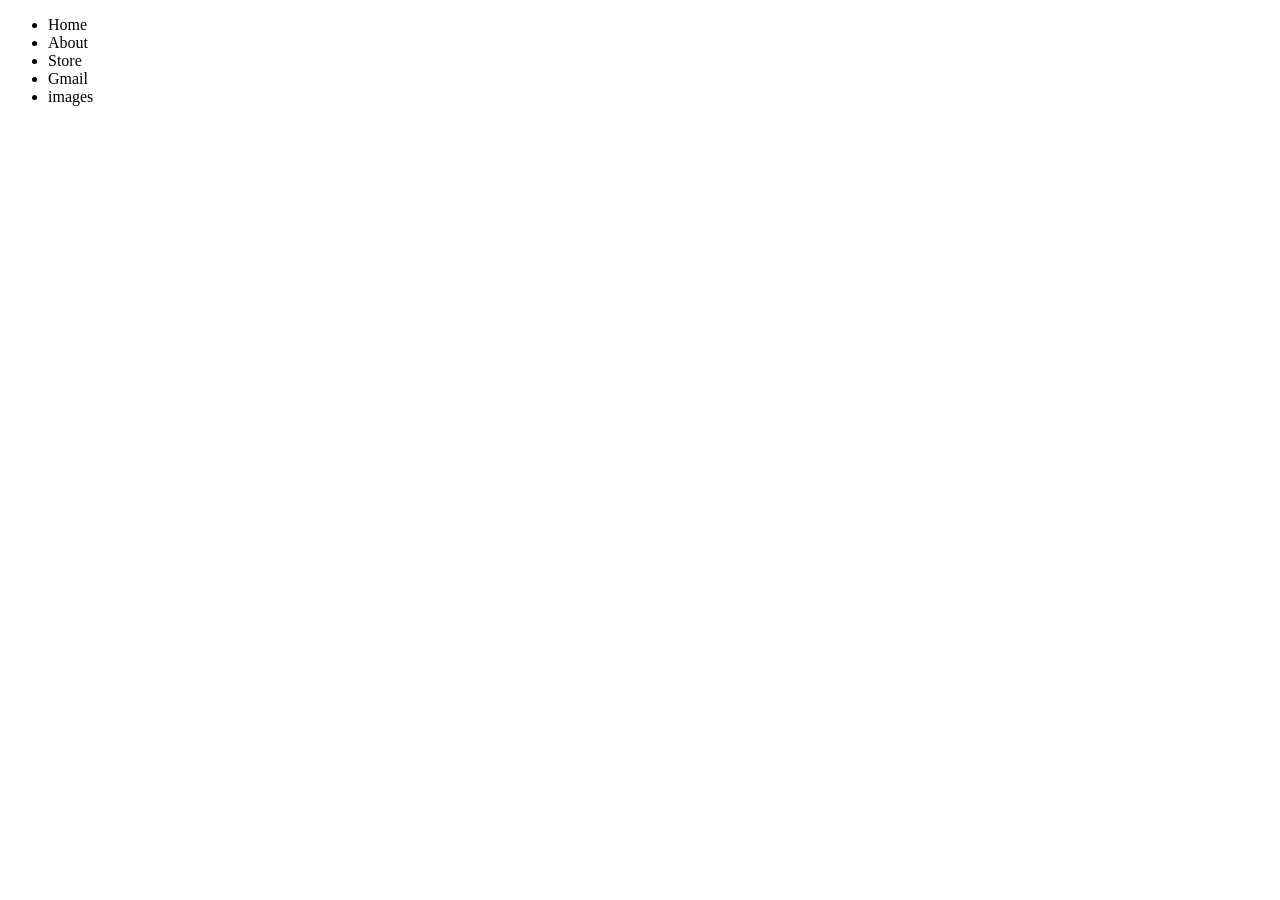
<file: Development Projects/google.html>
<!DOCTYPE html>
<html lang="en">
<head>
    <meta charset="UTF-8">
    <meta name="viewport" content="width=device-width, initial-scale=1.0">
    <title>Google</title>
</head>
<body>
    <header>
        <nav>
            <ul>
                <li>Home</li>
                <li>About</li>
                <li>Store</li>
                <li>Gmail</li>
                <li>images</li>
                

            </ul>
        </nav>
    </header>
    <main>
        <ntp-iframe id="oneGoogleBar" src="chrome-untrusted://new-tab-page/one-google-bar?paramsencoded=" allow="camera chrome-untrusted://new-tab-page; display-capture chrome-untrusted://new-tab-page" style="clip-path: url(&quot;#oneGoogleBarClipPath&quot;); z-index: 1000;"> <!-- presubmit: ignore-long-line -->
    </ntp-iframe>
    </main>
</body>
</html>
</file>
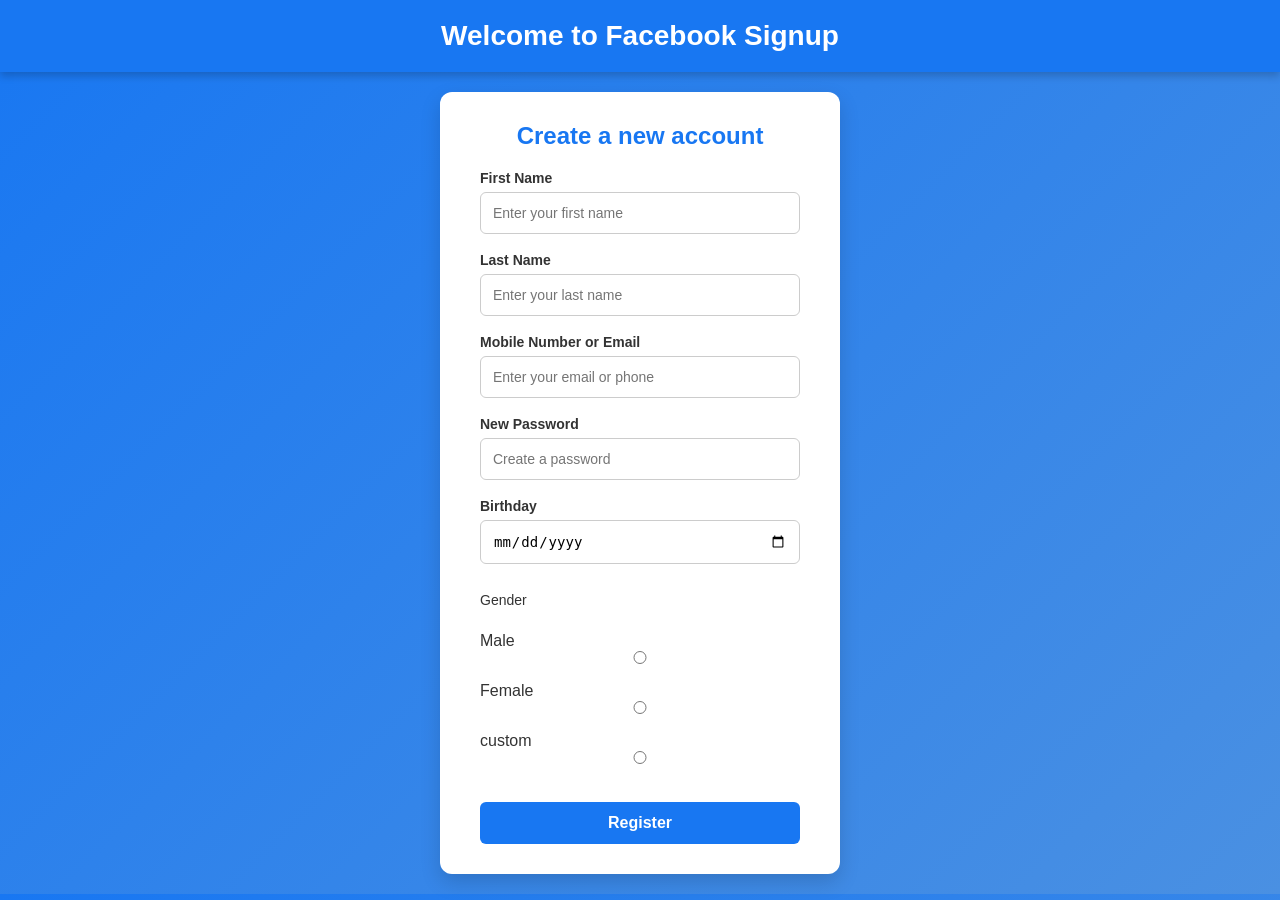
<file: Development Projects/FacebookLoginPage/create.html>
<!DOCTYPE html>
<html lang="en">

<head>
  <meta charset="UTF-8">
  <meta name="viewport" content="width=device-width, initial-scale=1.0">
  <title>Signup Page</title>
  <style>
    * {
      margin: 0;
      padding: 0;
      box-sizing: border-box;
    }

    body {
      font-family: Arial, Helvetica, sans-serif;
      background: linear-gradient(135deg, #1877f2, #4a90e2);
      color: #333;
    }

    header {
      background-color: #1877f2;
      color: white;
      text-align: center;
      padding: 20px;
      box-shadow: 0 4px 8px rgba(0, 0, 0, 0.2);
    }

    header h1 {
      font-size: 28px;
      font-weight: bold;
    }

    main {
      display: flex;
      justify-content: center;
      align-items: center;
      min-height: 85vh;
      padding: 20px;
    }

    .card {
      background: white;
      padding: 30px 40px;
      border-radius: 12px;
      box-shadow: 0 8px 20px rgba(0, 0, 0, 0.15);
      width: 400px;
      animation: fadeIn 0.8s ease-in-out;
    }

    .card h2 {
      text-align: center;
      margin-bottom: 20px;
      color: #1877f2;
    }

    form label {
      display: block;
      margin-bottom: 6px;
      font-weight: bold;
      font-size: 14px;
    }

    form input {
      width: 100%;
      padding: 12px;
      margin-bottom: 18px;
      border: 1px solid #ccc;
      border-radius: 6px;
      font-size: 14px;
      transition: border-color 0.3s;
    }

    form input:focus {
      border-color: #1877f2;
      outline: none;
      box-shadow: 0 0 5px rgba(24, 119, 242, 0.4);
    }

    .radio-group {
      margin: 10px 0 20px;
    }

    .radio-group label {
      font-weight: normal;
      margin-right: 15px;
    }

    .button {
      width: 100%;
      background-color: #1877f2;
      color: white;
      font-weight: bold;
      padding: 12px;
      border: none;
      border-radius: 6px;
      cursor: pointer;
      font-size: 16px;
      transition: 0.3s;
    }

    .button:hover {
      background-color: #145dbf;
    }

    .button:active {
      background-color: #0c3d82;
    }

    @keyframes fadeIn {
      from {
        opacity: 0;
        transform: translateY(20px);
      }

      to {
        opacity: 1;
        transform: translateY(0);
      }
    }
    
  </style>
</head>

<body>
  <header>
    <h1>Welcome to Facebook Signup</h1>
  </header>

  <main>
    <div class="card">
      <h2>Create a new account</h2>
      <form action="facebook.html">
        <label for="firstname">First Name</label>
        <input type="text" id="firstname" name="firstname" placeholder="Enter your first name" required>

        <label for="lastname">Last Name</label>
        <input type="text" id="lastname" name="lastname" placeholder="Enter your last name" required>

        <label for="number">Mobile Number or Email</label>
        <input type="text" id="number" name="number" placeholder="Enter your email or phone" required>

        <label for="newpassword">New Password</label>
        <input type="password" id="newpassword" name="newpassword" placeholder="Create a password" required>

        <label for="birthday">Birthday</label>
        <input type="date" id="birthday" name="birthday" required>

        <div class="radio-group">
          <label for="gender">Gender</label><br>
           Male<input type="radio" id="male" name="gender" value="male" required>
          Female<input type="radio" id="female" name="gender" value="female" required>
         custom <input type="radio" id="custom" name="gender" value="custom" required>
        </div>

        <button class="button">Register</button>
      </form>
    </div>
  </main>
</body>

</html>
</file>
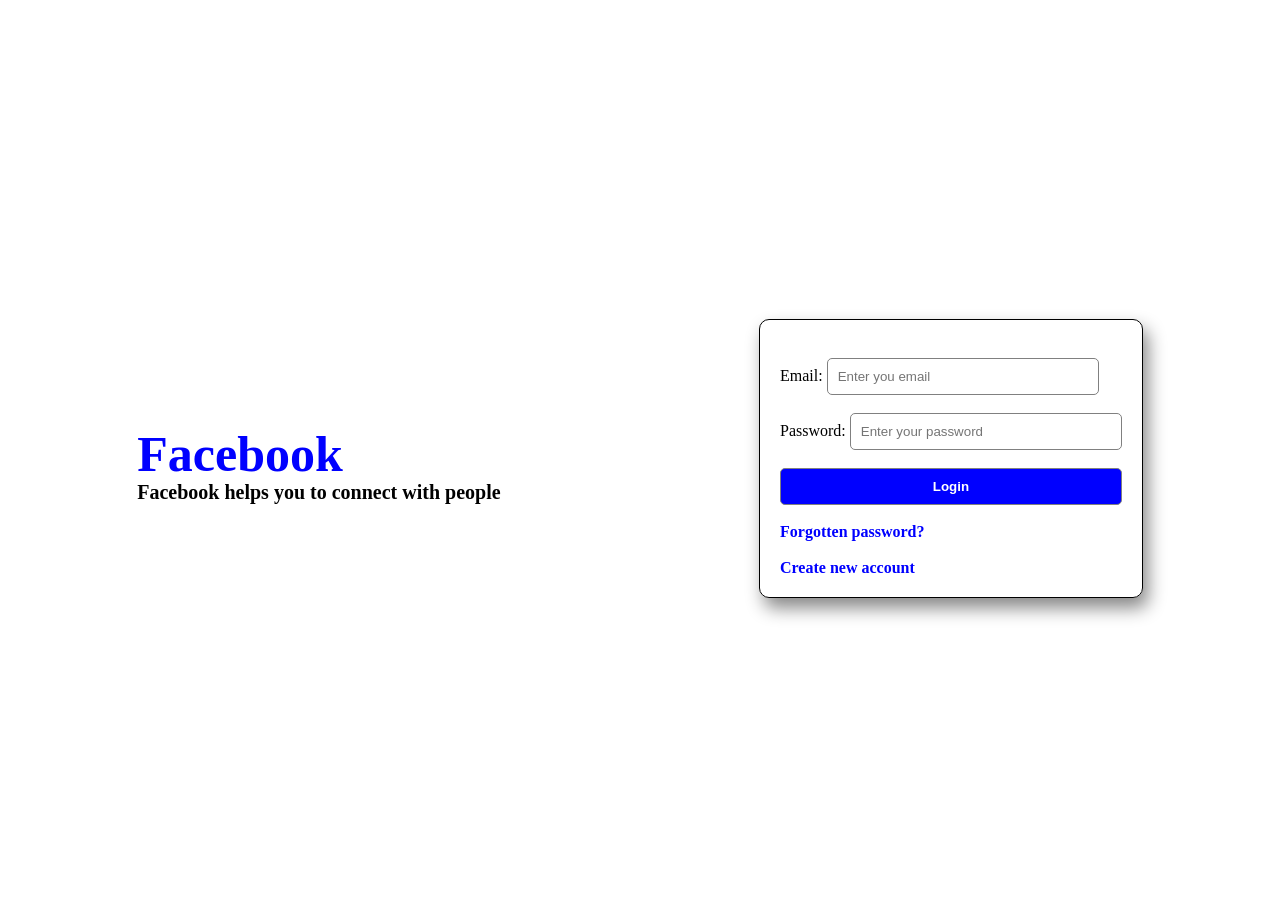
<file: Development Projects/FacebookLoginPage/facebook.html>
<!DOCTYPE html>
<html lang="en">

<head>
    <meta charset="UTF-8">
    <meta name="viewport" content="width=device-width, initial-scale=1.0">
    <title>Sign up page of facebook</title>
<style>
    .container{
        display: flex;
        justify-content: space-around;
        align-items: center;
        height: 100vh;

    }
    form{
        border: 1px solid black;
        padding: 20px;
        border-radius: 10px;
        box-shadow: 5px 10px 18px #888888;
    }
    input{
        padding: 10px;
        border-radius: 5px;
        border: 1px solid gray;
        width: 250px;
    }
    input[type="button"]{
        background-color: blue;
        color: white;
        font-weight: bold;
        width: 100%;
        cursor: pointer;
    }
    a{
        text-decoration: none;
        color: blue;
        font-weight: bold;
    }
    h1{
        color:blue;
        font-size:50px;
        margin-bottom: -10px;

    }
    p{
        font-size: 20px;
        font-weight: bold;
    }
    .button{
        background-color: blue;
        color: white;
        font-weight: bold;
        width: 100%;
        cursor: pointer;
        padding: 10px;
        border-radius: 5px;
        border: 1px solid gray;
    }
    .button:hover{
        background-color: darkblue;
    }
    .button:active{
        background-color: navy;
    }
    .button:focus{
        outline: none;
    }
    p{
        margin-top: -10px;

    }

</style>
</head>

<body>
    <div class="container">
    <div>
        <h1>Facebook</h1>
        <br>
        <p>Facebook helps you to connect with people </p>
    </div>
    <div>
        <form action="actioon.php">
            <label for="email"><br>
                Email: <input type="email" id="email" name="email" placeholder="Enter you email" required>

            </label>
            <br><br>
            <label for="pasword">
                Password: <input type="password" id="password" name="password" placeholder="Enter your password"
                    required>

            </label>
            <br><br>
            <label for="button"></label>
            <button class="button">Login</button>
            <br><br>
            <a href="#">Forgotten password?</a>
            <br><br>
            <a href="create.html">Create new account</a>
        </form>
        <div>
    </div>
</body>

</html>
</file>
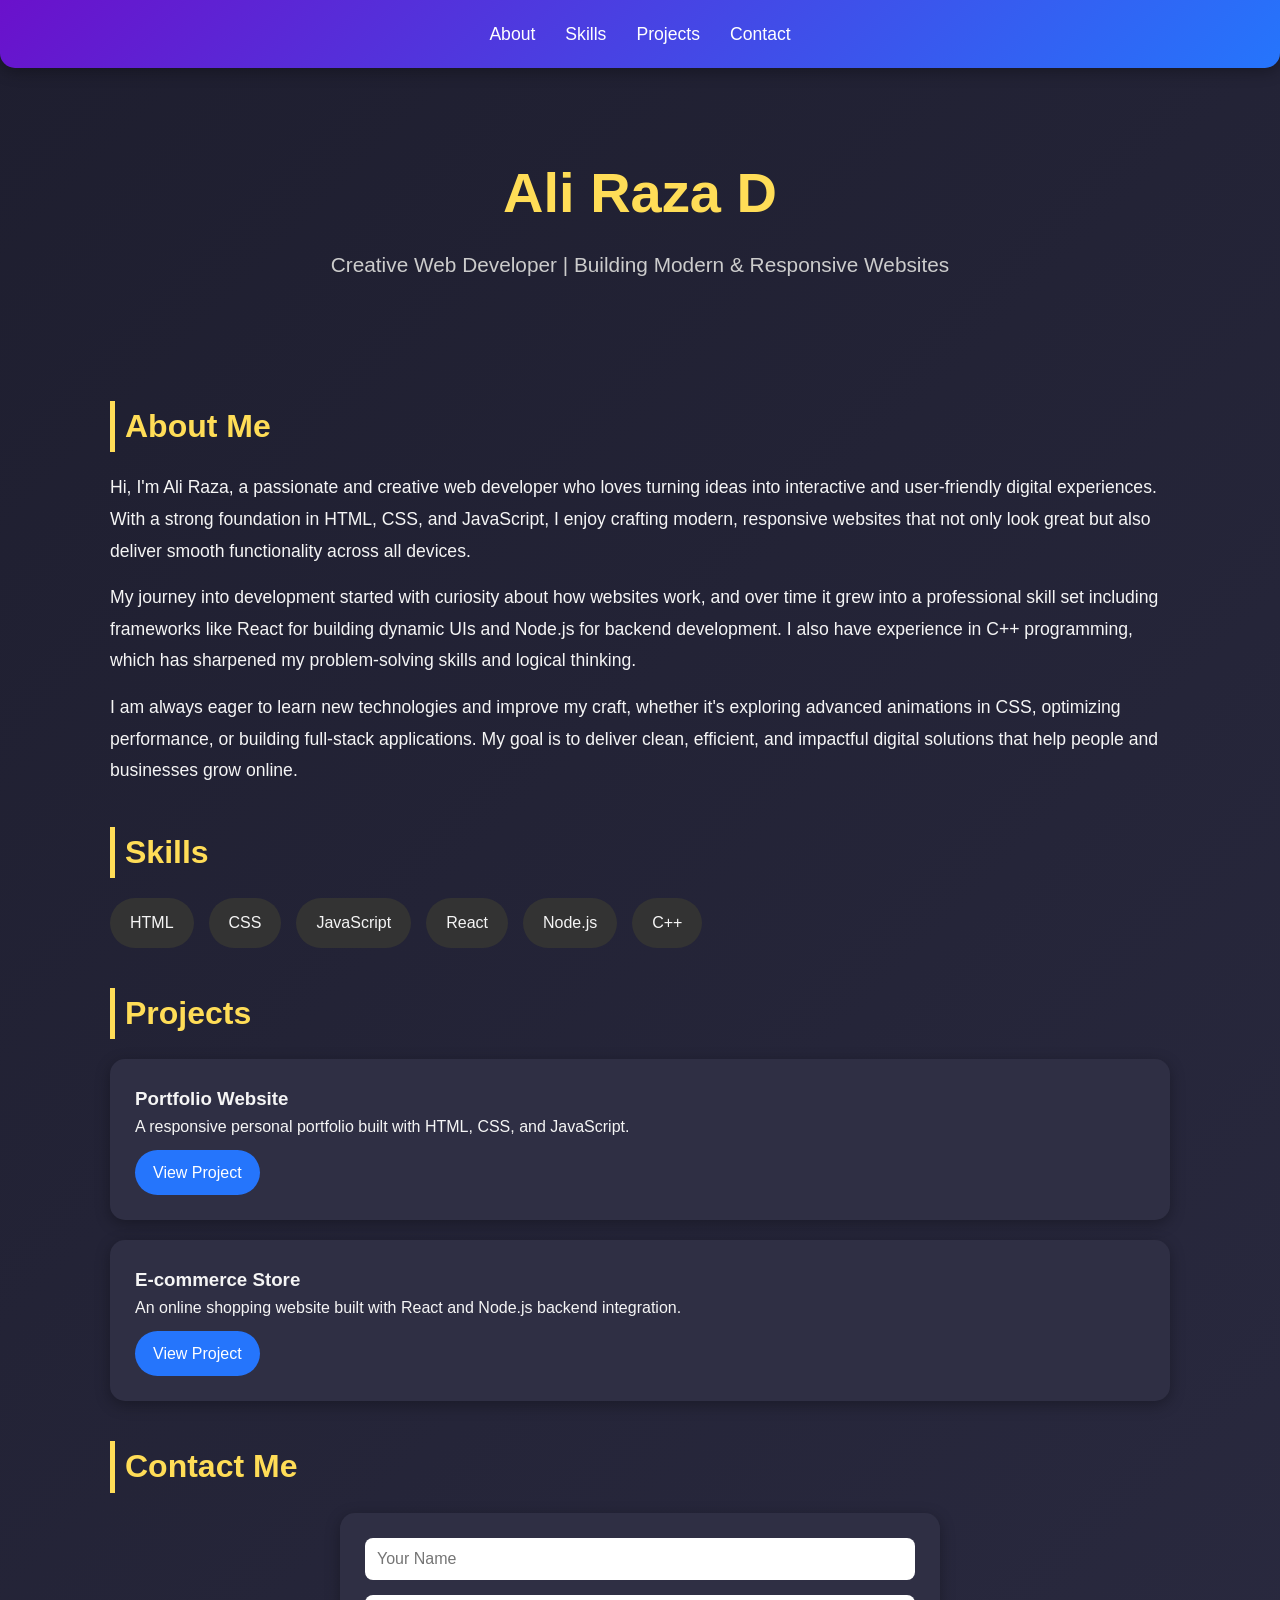
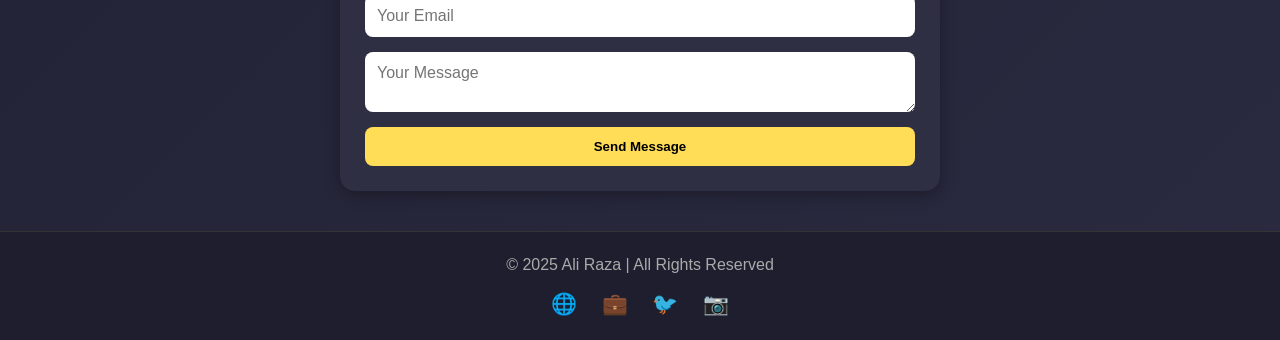
<file: Development Projects/Porfolio/portfolio.html>
<!DOCTYPE html>
<html lang="en">

<head>
  <meta charset="UTF-8">
  <meta name="viewport" content="width=device-width, initial-scale=1.0">
  <title>Ali Raza | Portfolio</title>
  <style>
    /* ===== Global Styles ===== */
    * {
      margin: 0;
      padding: 0;
      box-sizing: border-box;
      font-family: "Poppins", sans-serif;
    }

    body {
      background: linear-gradient(135deg, #1e1e2f, #2a2a40);
      color: #f5f5f5;
      line-height: 1.6;
    }

    a {
      text-decoration: none;
      color: inherit;
    }

    .container {
      max-width: 1100px;
      margin: auto;
      padding: 0 20px;
    }

    /* ===== Header & Navbar ===== */
    header {
      background: linear-gradient(135deg, #6a11cb, #2575fc);
      color: #fff;
      padding: 20px 0;
      position: sticky;
      top: 0;
      z-index: 1000;
      box-shadow: 0 4px 15px rgba(0, 0, 0, 0.3);
      border-radius: 0 0 15px 15px;
      animation: fadeDown 1s ease-out;
    }

    nav ul {
      display: flex;
      justify-content: center;
      list-style: none;
      gap: 30px;
    }

    nav ul li a {
      font-size: 1.1rem;
      font-weight: 500;
      transition: color 0.3s, transform 0.3s;
    }

    nav ul li a:hover {
      color: #ffdd57;
      transform: translateY(-3px);
    }

    /* ===== Hero Section ===== */
    .hero {
      text-align: center;
      padding: 80px 20px;
      animation: fadeUp 1.5s ease-out;
    }

    .hero h1 {
      font-size: 3.5rem;
      font-weight: bold;
      margin-bottom: 10px;
      color: #ffdd57;
    }

    .hero p {
      font-size: 1.3rem;
      color: #ccc;
    }

    /* ===== Section Titles ===== */
    h2.section-title {
      font-size: 2rem;
      margin: 40px 0 20px;
      color: #ffdd57;
      border-left: 5px solid #ffdd57;
      padding-left: 10px;
      animation: fadeLeft 1s ease-out;
    }

    /* ===== About Section ===== */
    #about p {
      margin-bottom: 15px;
      font-size: 1.1rem;
      line-height: 1.8;
      animation: fadeUp 1.2s ease-out;
    }

    /* ===== Skills ===== */
    #skills ul {
      list-style: none;
      display: flex;
      flex-wrap: wrap;
      gap: 15px;
      margin-top: 15px;
      animation: fadeUp 1.4s ease-out;
    }

    #skills ul li {
      background: #333;
      padding: 12px 20px;
      border-radius: 30px;
      transition: all 0.3s ease;
      font-weight: 500;
      cursor: pointer;
    }

    #skills ul li:hover {
      background: #ffdd57;
      color: #1e1e2f;
      transform: scale(1.1);
      box-shadow: 0 4px 12px rgba(255, 221, 87, 0.5);
    }

    /* ===== Projects ===== */
    #projects .project-card {
      background: #2f2f44;
      padding: 25px;
      margin: 20px 0;
      border-radius: 15px;
      box-shadow: 0 4px 15px rgba(0, 0, 0, 0.3);
      transition: transform 0.3s, box-shadow 0.3s;
    }

    #projects .project-card:hover {
      transform: translateY(-10px);
      box-shadow: 0 8px 20px rgba(255, 221, 87, 0.4);
    }

    #projects .btn {
      display: inline-block;
      margin-top: 10px;
      padding: 10px 18px;
      background: #2575fc;
      color: #fff;
      border-radius: 25px;
      transition: 0.3s;
    }

    #projects .btn:hover {
      background: #ffdd57;
      color: #1e1e2f;
    }

    /* ===== Contact Form ===== */
    #contact form {
      display: flex;
      flex-direction: column;
      gap: 15px;
      max-width: 600px;
      margin: auto;
      background: #2f2f44;
      padding: 25px;
      border-radius: 15px;
      box-shadow: 0 4px 15px rgba(0, 0, 0, 0.3);
    }

    #contact input,
    #contact textarea {
      padding: 12px;
      border-radius: 8px;
      border: none;
      outline: none;
      font-size: 1rem;
    }

    #contact button {
      padding: 12px;
      background: #ffdd57;
      border: none;
      font-weight: bold;
      border-radius: 8px;
      cursor: pointer;
      transition: 0.3s;
    }

    #contact button:hover {
      background: #2575fc;
      color: #fff;
    }

    /* ===== Footer ===== */
    footer {
      text-align: center;
      padding: 20px;
      margin-top: 40px;
      background: #1e1e2f;
      border-top: 1px solid #333;
    }

    footer p {
      margin-bottom: 10px;
      color: #aaa;
    }

    .social-icons a {
      margin: 0 10px;
      font-size: 1.3rem;
      transition: 0.3s;
    }

    .social-icons a:hover {
      color: #ffdd57;
    }

    /* ===== Animations ===== */
    @keyframes fadeDown {
      from {
        opacity: 0;
        transform: translateY(-30px);
      }
      to {
        opacity: 1;
        transform: translateY(0);
      }
    }

    @keyframes fadeUp {
      from {
        opacity: 0;
        transform: translateY(30px);
      }
      to {
        opacity: 1;
        transform: translateY(0);
      }
    }

    @keyframes fadeLeft {
      from {
        opacity: 0;
        transform: translateX(-40px);
      }
      to {
        opacity: 1;
        transform: translateX(0);
      }
    }

    /* ===== Responsive ===== */
    @media (max-width: 768px) {
      nav ul {
        flex-direction: column;
        gap: 15px;
      }

      .hero h1 {
        font-size: 2.5rem;
      }

      #skills ul {
        flex-direction: column;
        align-items: center;
      }

      #projects .project-card {
        text-align: center;
      }
    }

    /* Back to Top Button */
    .back-to-top {
      position: fixed;
      bottom: 30px;
      right: 30px;
      background: #ffdd57;
      color: #1e1e2f;
      border: none;
      padding: 12px 18px;
      border-radius: 30px;
      cursor: pointer;
      display: none;
      font-weight: bold;
      box-shadow: 0 4px 12px rgba(0, 0, 0, 0.3);
      transition: all 0.3s ease;
    }

    .back-to-top:hover {
      background: #2575fc;
      color: #fff;
      transform: scale(1.1);
    }

    /* Active Skill Highlight */
    .active-skill {
      background: #2575fc !important;
      color: #fff !important;
      transform: scale(1.2);
      box-shadow: 0 4px 15px rgba(37, 117, 252, 0.6);
    }
  </style>
</head>

<body>
  <header>
    <nav>
      <ul>
        <li><a href="#about">About</a></li>
        <li><a href="#skills">Skills</a></li>
        <li><a href="#projects">Projects</a></li>
        <li><a href="#contact">Contact</a></li>
      </ul>
    </nav>
  </header>

  <div class="container">
    <!-- Hero Section -->
    <section class="hero">
      <h1>Ali Raza Developer</h1>
      <p>Creative Web Developer | Building Modern & Responsive Websites</p>
    </section>

    <!-- About Section -->
    <section id="about">
      <h2 class="section-title">About Me</h2>
      <p>
        Hi, I'm Ali Raza, a passionate and creative web developer who loves turning ideas into
        interactive and user-friendly digital experiences. With a strong foundation in HTML, CSS,
        and JavaScript, I enjoy crafting modern, responsive websites that not only look great but
        also deliver smooth functionality across all devices.
      </p>
      <p>
        My journey into development started with curiosity about how websites work, and over time it
        grew into a professional skill set including frameworks like React for building dynamic UIs
        and Node.js for backend development. I also have experience in C++ programming, which has
        sharpened my problem-solving skills and logical thinking.
      </p>
      <p>
        I am always eager to learn new technologies and improve my craft, whether it's exploring
        advanced animations in CSS, optimizing performance, or building full-stack applications.
        My goal is to deliver clean, efficient, and impactful digital solutions that help people
        and businesses grow online.
      </p>
    </section>

    <!-- Skills Section -->
    <section id="skills">
      <h2 class="section-title">Skills</h2>
      <ul>
        <li>HTML</li>
        <li>CSS</li>
        <li>JavaScript</li>
        <li>React</li>
        <li>Node.js</li>
        <li>C++</li>
      </ul>
    </section>

    <!-- Projects Section -->
    <section id="projects">
      <h2 class="section-title">Projects</h2>
      <div class="project-card">
        <h3>Portfolio Website</h3>
        <p>A responsive personal portfolio built with HTML, CSS, and JavaScript.</p>
        <a href="#" class="btn">View Project</a>
      </div>
      <div class="project-card">
        <h3>E-commerce Store</h3>
        <p>An online shopping website built with React and Node.js backend integration.</p>
        <a href="#" class="btn">View Project</a>
      </div>
    </section>

    <!-- Contact Section -->
    <section id="contact">
      <h2 class="section-title">Contact Me</h2>
      <form>
        <input type="text" placeholder="Your Name" required>
        <input type="email" placeholder="Your Email" required>
        <textarea placeholder="Your Message" required></textarea>
        <button type="submit">Send Message</button>
      </form>
    </section>
  </div>

  <!-- Footer -->
  <footer>
    <p>© 2025 Ali Raza | All Rights Reserved</p>
    <div class="social-icons">
      <a href="#">🌐</a>
      <a href="#">💼</a>
      <a href="#">🐦</a>
      <a href="#">📷</a>
    </div>
  </footer>

  <!-- JavaScript -->
  <script>
    // ===== Typewriter Effect for Hero Name =====
    const heroName = document.querySelector(".hero h1");
    const nameText = heroName.textContent;
    heroName.textContent = "";
    let i = 0;

    function typeWriter() {
      if (i < nameText.length) {
        heroName.textContent += nameText.charAt(i);
        i++;
        setTimeout(typeWriter, 150);
      }
    }
    typeWriter();

    // ===== Skills Highlight on Click =====
    const skills = document.querySelectorAll("#skills ul li");
    skills.forEach(skill => {
      skill.addEventListener("click", () => {
        skill.classList.toggle("active-skill");
      });
    });

    // ===== Back to Top Button =====
    const backToTop = document.createElement("button");
    backToTop.innerText = "⬆ Back to Top";
    backToTop.classList.add("back-to-top");
    document.body.appendChild(backToTop);

    window.addEventListener("scroll", () => {
      if (window.scrollY > 200) {
        backToTop.style.display = "block";
      } else {
        backToTop.style.display = "none";
      }
    });

    backToTop.addEventListener("click", () => {
      window.scrollTo({ top: 0, behavior: "smooth" });
    });
  </script>
</body>

</html>
</file>
<file: Development Projects/CountingApp/style.css>
/* Global Reset and Base Styles */
* {
  margin: 0;
  padding: 0;
  box-sizing: border-box;
  font-family: 'Poppins', sans-serif;
  color: #333;
}

body {
  background: linear-gradient(135deg, #e0f7fa, #f1f8e9);
  min-height: 100vh;
  display: flex;
  justify-content: center;
  align-items: center;
  text-align: center;
}

/* Container */
.container {
  background: #ffffff;
  width: 100%;
  max-width: 500px;
  padding: 40px 30px;
  border-radius: 16px;
  box-shadow: 0 8px 25px rgba(0, 0, 0, 0.1);
  transition: transform 0.3s ease, box-shadow 0.3s ease;
}

.container:hover {
  transform: translateY(-5px);
  box-shadow: 0 12px 30px rgba(0, 0, 0, 0.15);
}

/* Header */
h1 {
  color: #4CAF50;
  font-size: 2.2em;
  margin-bottom: 15px;
  letter-spacing: 1px;
}

/* Paragraph */
p {
  font-size: 1.1em;
  color: #555;
  margin-bottom: 10px;
}

/* Counter Display */
.count {
  font-size: 3em;
  margin: 25px 0;
  color: #212121;
  font-weight: 700;
  transition: color 0.3s ease;
}

/* Buttons */
.btn {
  display: inline-block;
  margin: 10px 8px;
  padding: 12px 25px;
  background: linear-gradient(135deg, #4CAF50, #81C784);
  color: #fff;
  text-decoration: none;
  font-size: 1em;
  font-weight: 600;
  border-radius: 8px;
  border: none;
  cursor: pointer;
  transition: all 0.3s ease;
}

.btn:hover {
  background: linear-gradient(135deg, #43A047, #66BB6A);
  transform: scale(1.05);
}

/* Individual Button Colors */
#increase {
  background: linear-gradient(135deg, #43A047, #66BB6A);
}

#increase:hover {
  background: linear-gradient(135deg, #2E7D32, #43A047);
}
#increase:active {
  transform: scale(0.95);
}

#decrease {
  background: linear-gradient(135deg, #E53935, #EF5350);
}
#decrease:active {
  transform: scale(0.95);
}
#decrease:hover {
  background: linear-gradient(135deg, #C62828, #E53935);
}

#reset {
  background: linear-gradient(135deg, #2196F3, #64B5F6);
}
#reset:active {
  transform: scale(0.95);
}
#reset:hover {
  background: linear-gradient(135deg, #1976D2, #2196F3);
}
</file>
